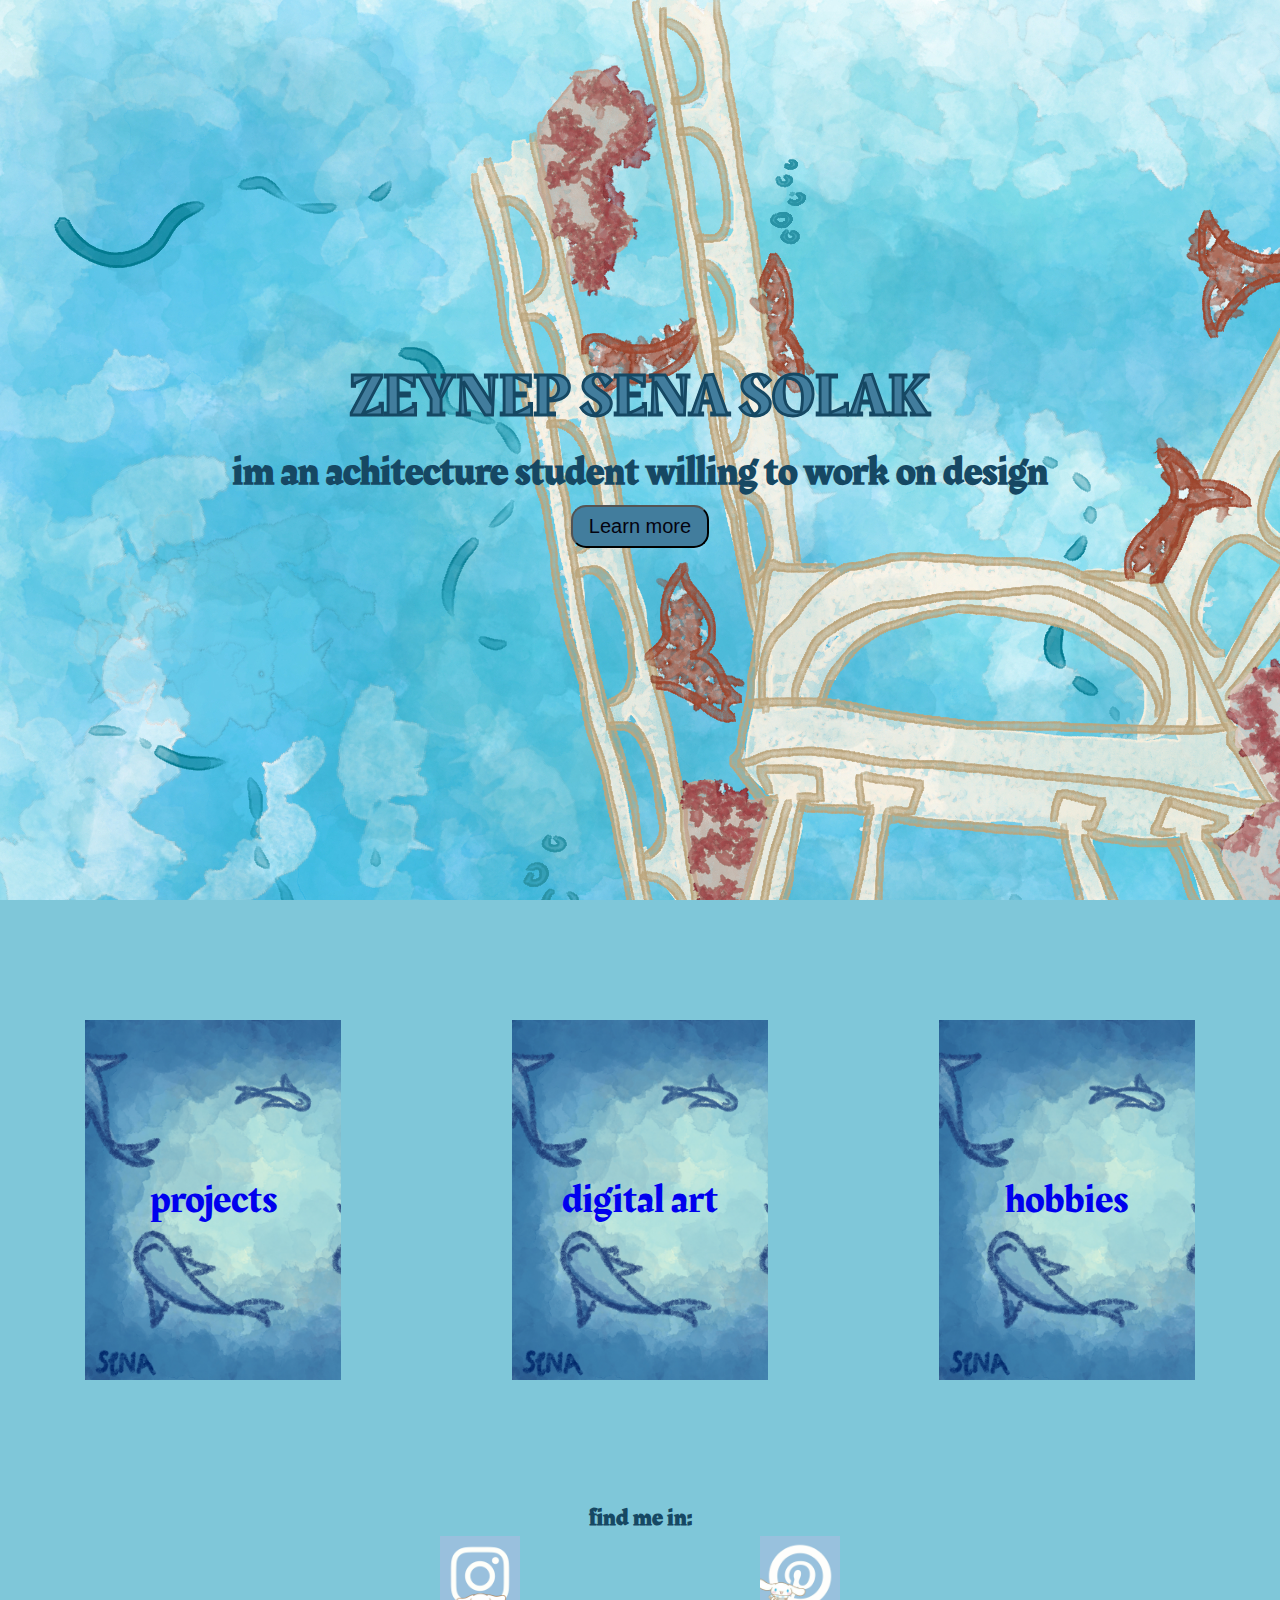
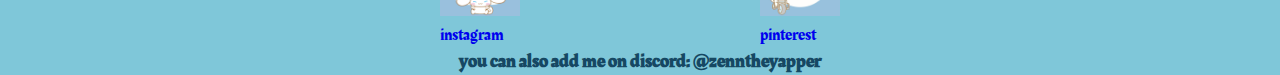
<file: index.html>
<!DOCTYPE html>
<html lang="en">
<head>
    <meta charset="UTF-8">
    <meta name="viewport" content="width=device-width, initial-scale=1.0">
    <title>ZEYNEP SENA SOLAK</title>
    <link rel='stylesheet' href="styles.css"/>

    <link rel="preconnect" href="https://fonts.googleapis.com">
<link rel="preconnect" href="https://fonts.gstatic.com" crossorigin>
<link href="https://fonts.googleapis.com/css2?family=Rakkas&display=swap" rel="stylesheet">

</head>
<body>


        <div id="me">
            <h1 class="rakkas-regular">ZEYNEP SENA SOLAK</h1>
            <h4 class="rakkas-regular">im an achitecture student willing to work on design</h4>
            <h5 class="bold rakkas-regular"><a href="#gdgd">
                <button>Learn more</button></a></h5>
        
        
        </div>
    
    
    <div class="arka-plan"><img src="images/atlantis.jpg" alt=""></div>
    <div id="gdgd">  
    <div class="flex-container">
        <div class="flex-item"> <a href="2.html" target="_self" title="this takes you to my projects page">
             projects </a></div>
        <div class="flex-item"> <a href="3.html" target="_self" title="this takes you to my digital arts page">
            digital art </a></div>
        <div class="flex-item"> <a href="4.html" target="_self" title="this takes you to my traditional arts page">
            hobbies </a></div>
    </div>

    <h2 class="rakkas-regular-2"> find me in:</h2>
    <div class="iletisim">
        <div id="ins"><a href="https://www.instagram.com/ssenita_/?igsh=MTE4OGhtajYxeGlkMg%3D%3D"><img id="ins" src="images/Cinnamonroll icon- instagram.jpg" alt=""> instagram </a>
            </div>
        
        <div class="instagram"><a href="https://pin.it/3chgN5Gaq"><img src="images/Cinnamonroll pinterest icon.jpg" alt=""> pinterest</a></div>
    </div>
    <h3 class="rakkas-regular-2">you can also add me on discord: @zenntheyapper </h3>
<script src="java.js"></script>
</body>
</html>
</file>
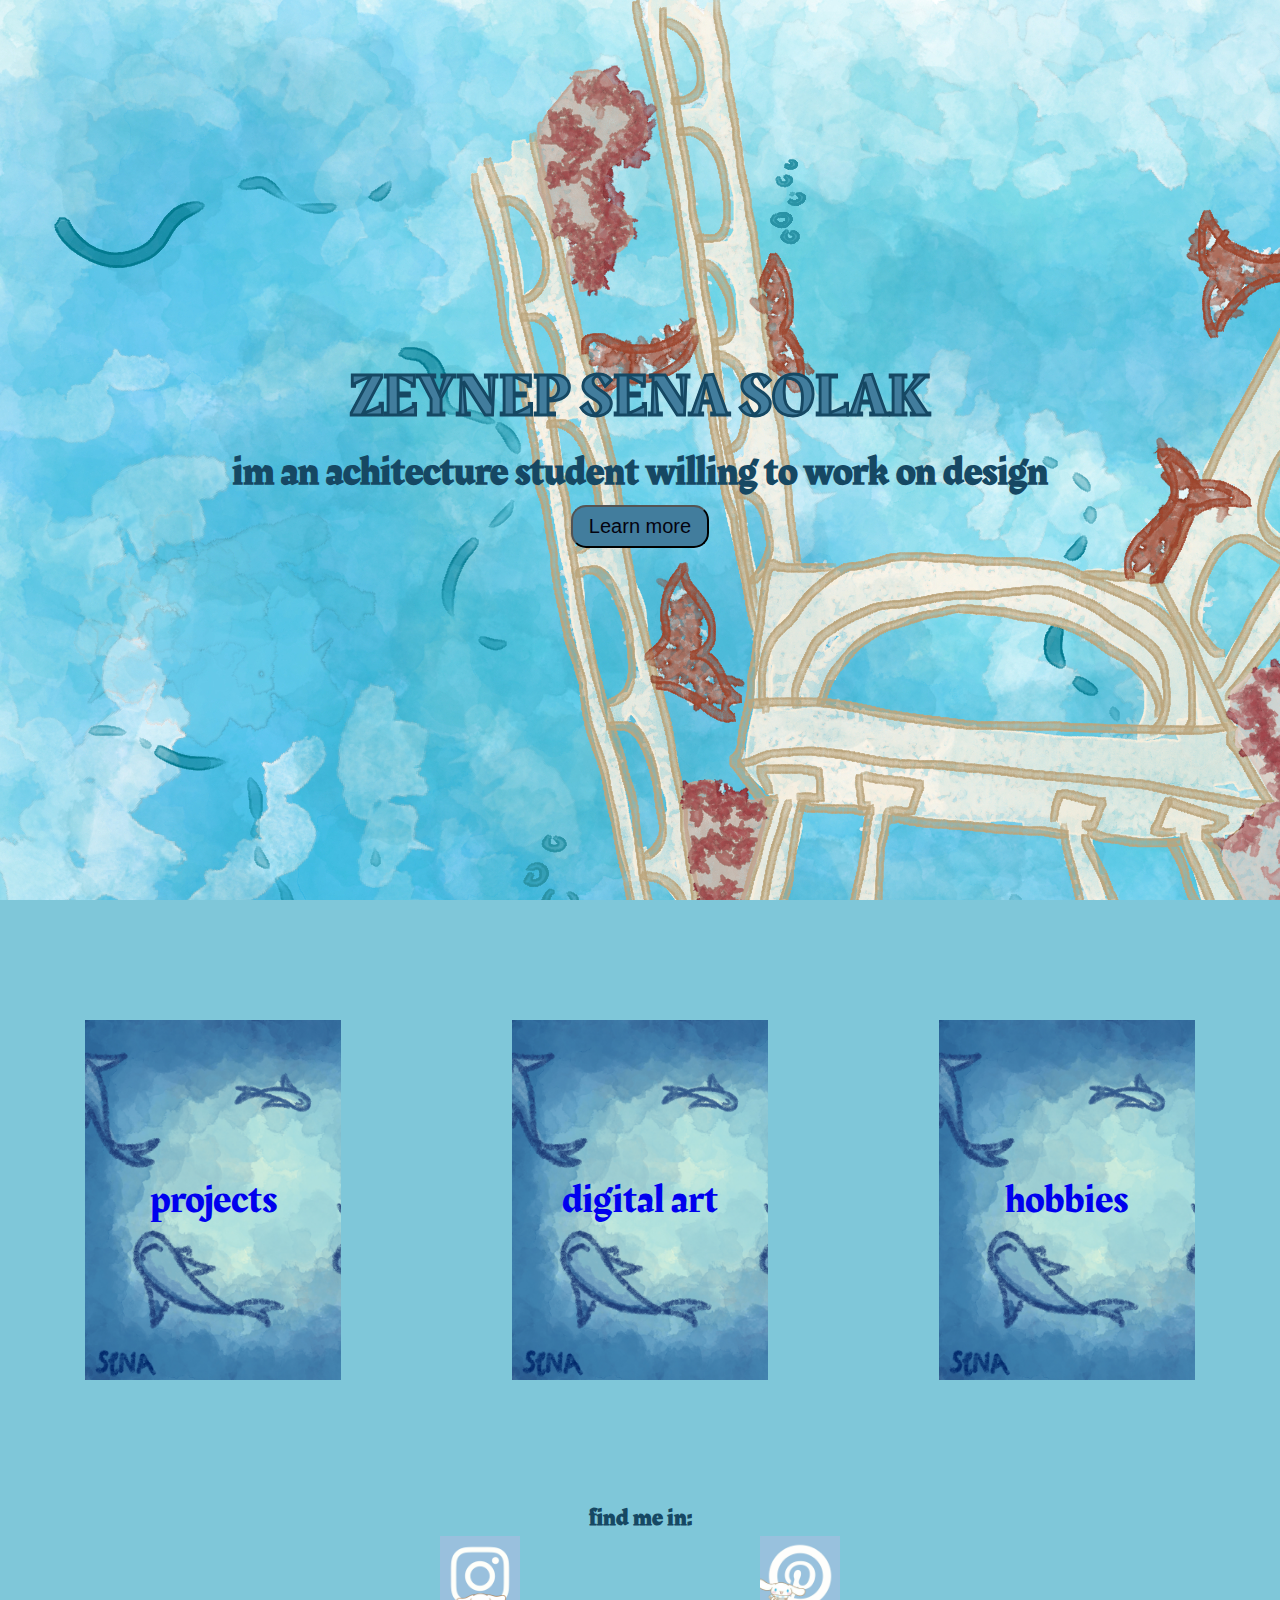
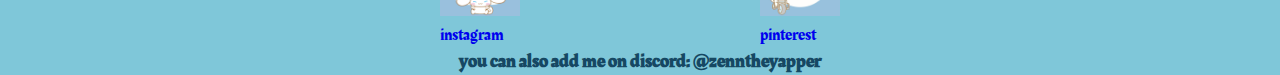
<file: main.html>
<!DOCTYPE html>
<html lang="en">
<head>
    <meta charset="UTF-8">
    <meta name="viewport" content="width=device-width, initial-scale=1.0">
    <title>ZEYNEP SENA SOLAK</title>
    <link rel='stylesheet' href="styles.css"/>

    <link rel="preconnect" href="https://fonts.googleapis.com">
<link rel="preconnect" href="https://fonts.gstatic.com" crossorigin>
<link href="https://fonts.googleapis.com/css2?family=Rakkas&display=swap" rel="stylesheet">

</head>
<body>


        <div id="me">
            <h1 class="rakkas-regular">ZEYNEP SENA SOLAK</h1>
            <h4 class="rakkas-regular">im an achitecture student willing to work on design</h4>
            <h5 class="bold rakkas-regular"><a href="#gdgd">
                <button>Learn more</button></a></h5>
        
        
        </div>
    
    
    <div class="arka-plan"><img src="images/atlantis.jpg" alt=""></div>
    <div id="gdgd">  
    <div class="flex-container">
        <div class="flex-item"> <a href="2.html" target="_self" title="this takes you to my projects page">
             projects </a></div>
        <div class="flex-item"> <a href="3.html" target="_self" title="this takes you to my digital arts page">
            digital art </a></div>
        <div class="flex-item"> <a href="4.html" target="_self" title="this takes you to my traditional arts page">
            hobbies </a></div>
    </div>
    <h2 class="rakkas-regular-2"> find me in:</h2>
    <div class="iletisim">
        <div class="instagram"><a href="https://www.instagram.com/ssenita_/?igsh=MWM4Yjc1M256NzZ6dA%3D%3D"> <img src="images/Cinnamonroll icon- instagram.jpg" alt=""> instagram </a></div>
        <div class="instagram"><a href="https://pin.it/3chgN5Gaq"><img src="images/Cinnamonroll pinterest icon.jpg" alt=""> pinterest</a></div>
    </div>
    <h3 class="rakkas-regular-2">you can also add me on discord: @zenntheyapper </h3>
</body>
</html>
</file>
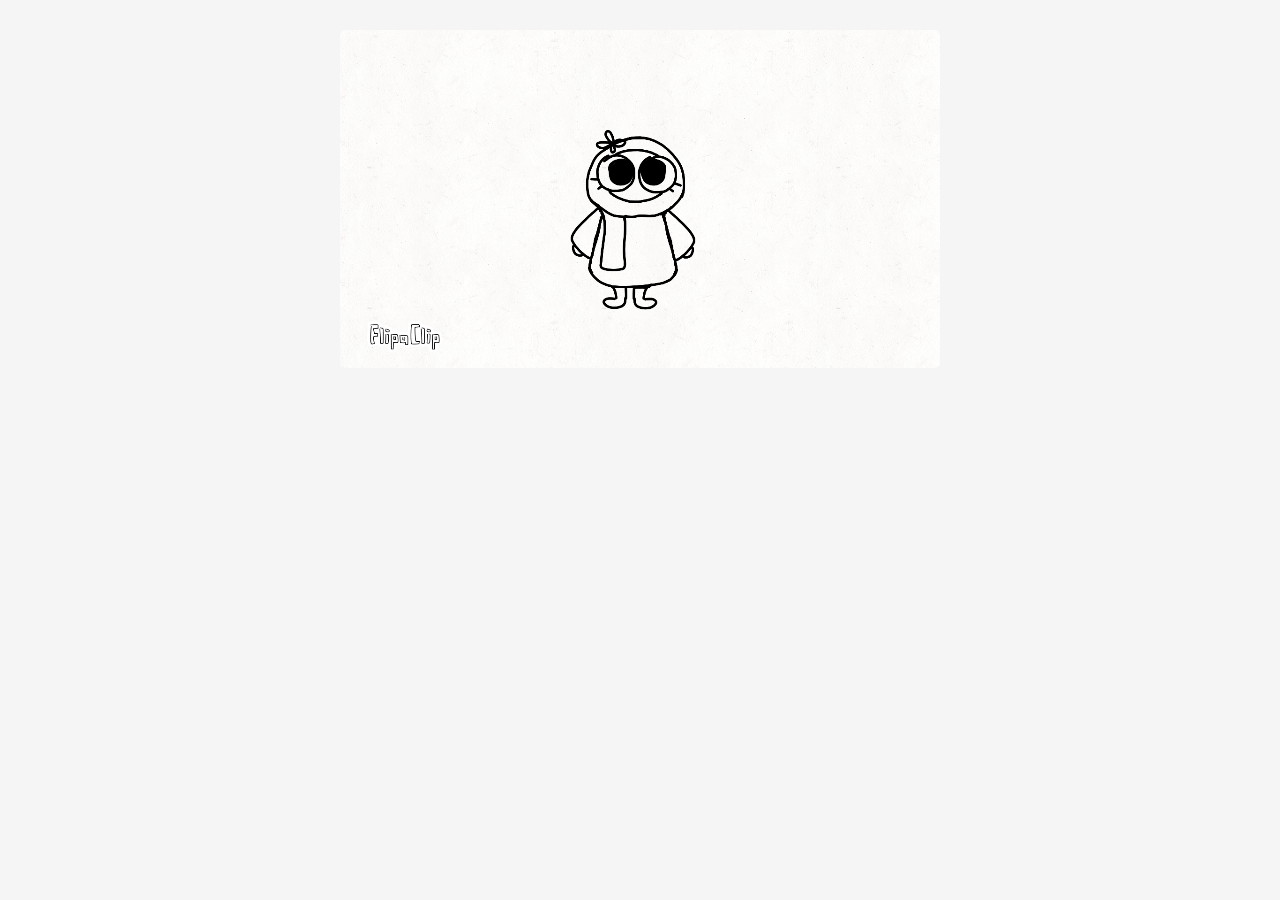
<file: videotryexample.html>
<!DOCTYPE html>
    <html lang="en">

    <head>
        <title>Page Title</title>
        <meta charset="utf-8">
        <meta name="viewport" content="width=device-width, initial-scale=1">
        <link rel="stylesheet" href="https://maxcdn.bootstrapcdn.com/bootstrap/3.3.7/css/bootstrap.min.css">
        <script src="https://ajax.googleapis.com/ajax/libs/jquery/3.2.1/jquery.min.js"></script>
        <script src="https://maxcdn.bootstrapcdn.com/bootstrap/3.3.7/js/bootstrap.min.js"></script>
        <style>
        .modal-backdrop {
            background-color: #ccc;
        }

        .modal-backdrop.in {
            opacity: 0.2;
        }
        </style>
    </head>

    <body>
        <div class="container">
            <h1 style="text-align:center;">Hello</h1>
        </div>
        <!-- Modal -->
        <div class="modal fade" id="myModal" role="dialog">
            <div class="modal-dialog modal-md">
                <center> <video id="myVideo" src="images/Goober.mp4" autoplay style="border-radius:5px;width:100%;"></video></center>
            </div>
        </div>
    </body>

    </html>
    <script>
    $("#myModal").modal()
    $(".container").hide();
    document.getElementById('myVideo').addEventListener('ended', closeModal, false);

    function closeModal() {
        $(".container").show();
        $('#myModal').modal('hide');
    }
    </script>
</file>
<file: styles.css>
*{
    margin: 0;
    padding: 0;
}
body{
    font-family:  "Rakkas" ;
    background-color: rgb(127, 199, 217);
}
.rakkas-regular {
    font-family: "Rakkas", serif;
    font-weight: 600;
    font-style: normal;
    color: #164863;
}
.rakkas-regular-2 {
    font-family: "Rakkas", serif;
    font-weight: 600;
    font-style: normal;
    color: #164863;
    text-align: center;
}
  #me{
    font: 200px;
    font-size: 40px;
    height: 100vh;
    display: flex;
    align-items: center;
    justify-content: center;
    flex-direction: column;
  }
  a{
 text-decoration: none;
  }

  a:visited{
    color: rgb(4, 3, 15);
  }
  h1{
    text-align: center;
    font-size: 60px;
    -webkit-text-fill-color: #427D9D;
    -webkit-text-stroke: 1px #164863;

}
.bold{
    font-weight: 600;
    font-size: 30px;
    
}
table{
    background-color: #9CAFAA;
    color: #fff;
    padding: 10px;
}
.main-content{
    width: 70%;
    float: left;
    padding: 10px;
}
.links {
    border: 5px solid rgb(54, 95, 67); /*For debugging*/
    display: flex;
    justify-content: flex-end;
}
.flex-container{
    display: flex;
    justify-content: space-around;
    flex-direction: row;
    align-items: center;
    height: 600px;

}
.flex-item{
    display: flex;
    flex: 0 1 auto;
    align-self: center;
    order: 2;
    background-image: url(images/item1.jpg);
    background-attachment: local;
    background-size: cover;
    width: 20%;
    height: 60%;
    font-size: 40px;
   justify-content: center;
    align-items: center;



}


.flex-item:hover {
    transform: scale(105%);
    transition: ease-in 0.2s;
}



.arka-plan{
    position: absolute;
    top: 0;
    z-index: -10;
    height: 100vh;
    width: 100%;
    overflow: hidden;
}
.iletisim{
    display: flex;
    width: 50%;
    align-items: center;
    justify-content: space-around;
    margin: auto;
}
.instagram{
    width: 80px;
}
#ins{
    width: 80px;
}
.instagram img{
    max-width: 100%;
}
.photo-grid-container{
    display: flex;
    justify-content: center;
}
.photo-grid{
    display: flex;
    width: 900px;
    justify-content: space-around;
    flex-wrap: wrap;
}
.photo-grid-item img{
    width: 300px;
}
.photo-grid-item-2 img{
    width: 500px;
}
button{
    font-size: 20px;
    background-color: #427D9D;
    color: rgb(4, 3, 15);
    border-radius: 15px;
    cursor: pointer;
    padding: 8px 16px;
}
.photo-grid-2{
    display: flex;
    width: 100%;
    justify-content: inherit;
    flex-wrap: wrap;
}
#warning{
    font-family: "Rakkas", serif;
    font-size: 40px;
    font-style: normal;
    color: #164863;
    text-align: center;
}
#ayh{
    font-weight: 600;
}
.italic{
    font-style: italic;
}
.newDiv{
    background-color: aquamarine;
    padding: 10px;
    margin: 10px;
}

* {box-sizing:border-box}

/* Slideshow container */
.slideshow-container {
  max-width: 1000px;
  position: relative;
  margin: auto;
}

/* Hide the images by default */
.mySlides {
    display: none;
  }

/* Next & previous buttons */
.prev, .next {
  cursor: pointer;
  position: absolute;
  top: 50%;
  width: auto;
  margin-top: -22px;
  padding: 16px;
  color: white;
  font-weight: bold;
  font-size: 18px;
  transition: 0.6s ease;
  border-radius: 0 3px 3px 0;
  user-select: none;
}

/* Position the "next button" to the right */
.next {
  right: 0;
  border-radius: 3px 0 0 3px;
}

/* On hover, add a black background color with a little bit see-through */
.prev:hover, .next:hover {
  background-color: rgba(0,0,0,0.8);
}

/* Caption text */
.text {
  color: #f2f2f2;
  font-size: 15px;
  padding: 8px 12px;
  position: absolute;
  bottom: 8px;
  width: 100%;
  text-align: center;
}

/* Number text (1/3 etc) */
.numbertext {
  color: #f2f2f2;
  font-size: 12px;
  padding: 8px 12px;
  position: absolute;
  top: 0;
}

/* The dots/bullets/indicators */
.dot {
  cursor: pointer;
  height: 15px;
  width: 15px;
  margin: 0 2px;
  background-color: #bbb;
  border-radius: 50%;
  display: inline-block;
  transition: background-color 0.6s ease;
}

.active, .dot:hover {
  background-color: #717171;
}

/* Fading animation */
.fade {
  animation-name: fade;
  animation-duration: 1.5s;
}

@keyframes fade {
  from {opacity: .4}
  to {opacity: 1}
}

* {
    box-sizing: border-box;
  }
  
  /* Position the image container (needed to position the left and right arrows) */
  .container {
    position:relative;
    margin-left: 25%;
    width: 50% ;
  }
  
  /* Hide the images by default */
  .mySlides {
    display: none;
  }
  
  /* Add a pointer when hovering over the thumbnail images */
  .cursor {
    cursor: pointer;
  }
  
  /* Next & previous buttons */
  .prev,
  .next {
    cursor: pointer;
    position: absolute;
    top: 400px;
    width: auto;
    padding: 16px;
    margin-top: -50px;
    color: white;
    font-weight: bold;
    font-size: 20px;
    border-radius: 0 3px 3px 0;
    user-select: none;
    -webkit-user-select: none;
  }
  
  /* Position the "next button" to the right */
  .next {
    right: 0;
    border-radius: 3px 0 0 3px;
  }
  
  /* On hover, add a black background color with a little bit see-through */
  .prev, .next{
    background-color: rgba(0, 0, 0, 0.8);
  }
  
  /* Number text (1/3 etc) */
  .numbertext {
    color: #000000;
    font-size: 12px;
    padding: 8px 12px;
    position: absolute;
    top: 0;
  }
  
  /* Container for image text */
  .caption-container {
    text-align: center;
    background-color: #222;
    padding: 2px 16px;
    color: white;
  }
  
  .row:after {
    content: "";
    display: table;
    clear: both;
  }
  
  /* Six columns side by side */
  .column {
    float: left;
    width: 16.66%;
  }
  
  /* Add a transparency effect for thumnbail images */
  .demo {
    opacity: 0.6;
  }
  
  .active,
  .demo:hover {
    opacity: 1;
  }


  @media only screen and (max-width: 600px) {
   
    .prev,
    .next {
    
      top: 100px;
    
    }

    .container {
       
        margin-left: 0;
        width: 100% ;
      }
  }
  
  div.gallery {
    border: 1px solid #ccc;
  }
  
  div.gallery:hover {
    border: 1px solid #777;
  }
  
  div.gallery img {
    width: 100%;
    height: auto;
  }
  
  div.desc {
    padding: 15px;
    text-align: center;
  }
  
  * {
    box-sizing: border-box;
  }
  
  .responsive {
    padding: 0 6px;
    float: left;
    width: 16.6666667%;
  }
  
  @media only screen and (max-width: 700px) {
    .responsive {
      width: 49.99999%;
      margin: 6px 0;
    }
  }
  
  @media only screen and (max-width: 500px) {
    .responsive {
      width: 100%;
    }
  }
  
  .clearfix:after {
    content: "";
    display: table;
    clear: both;
  }
</file>
